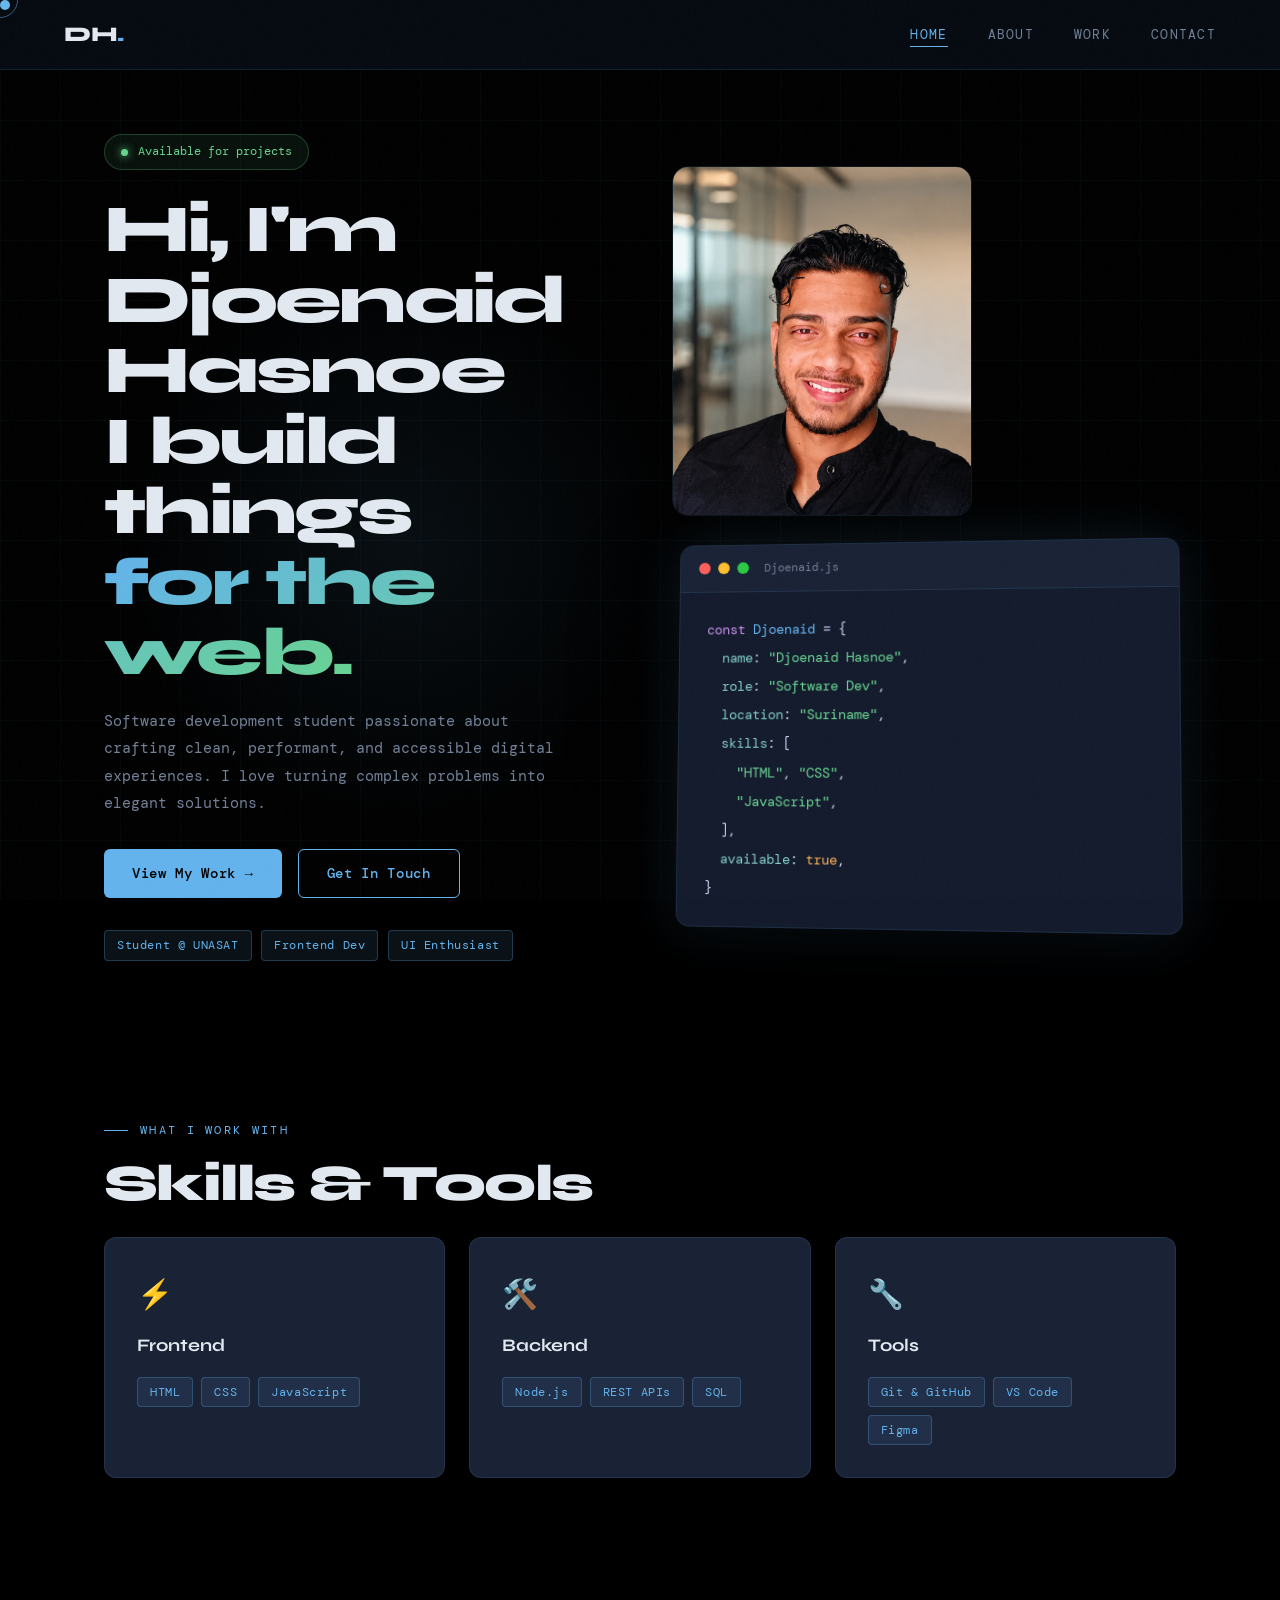
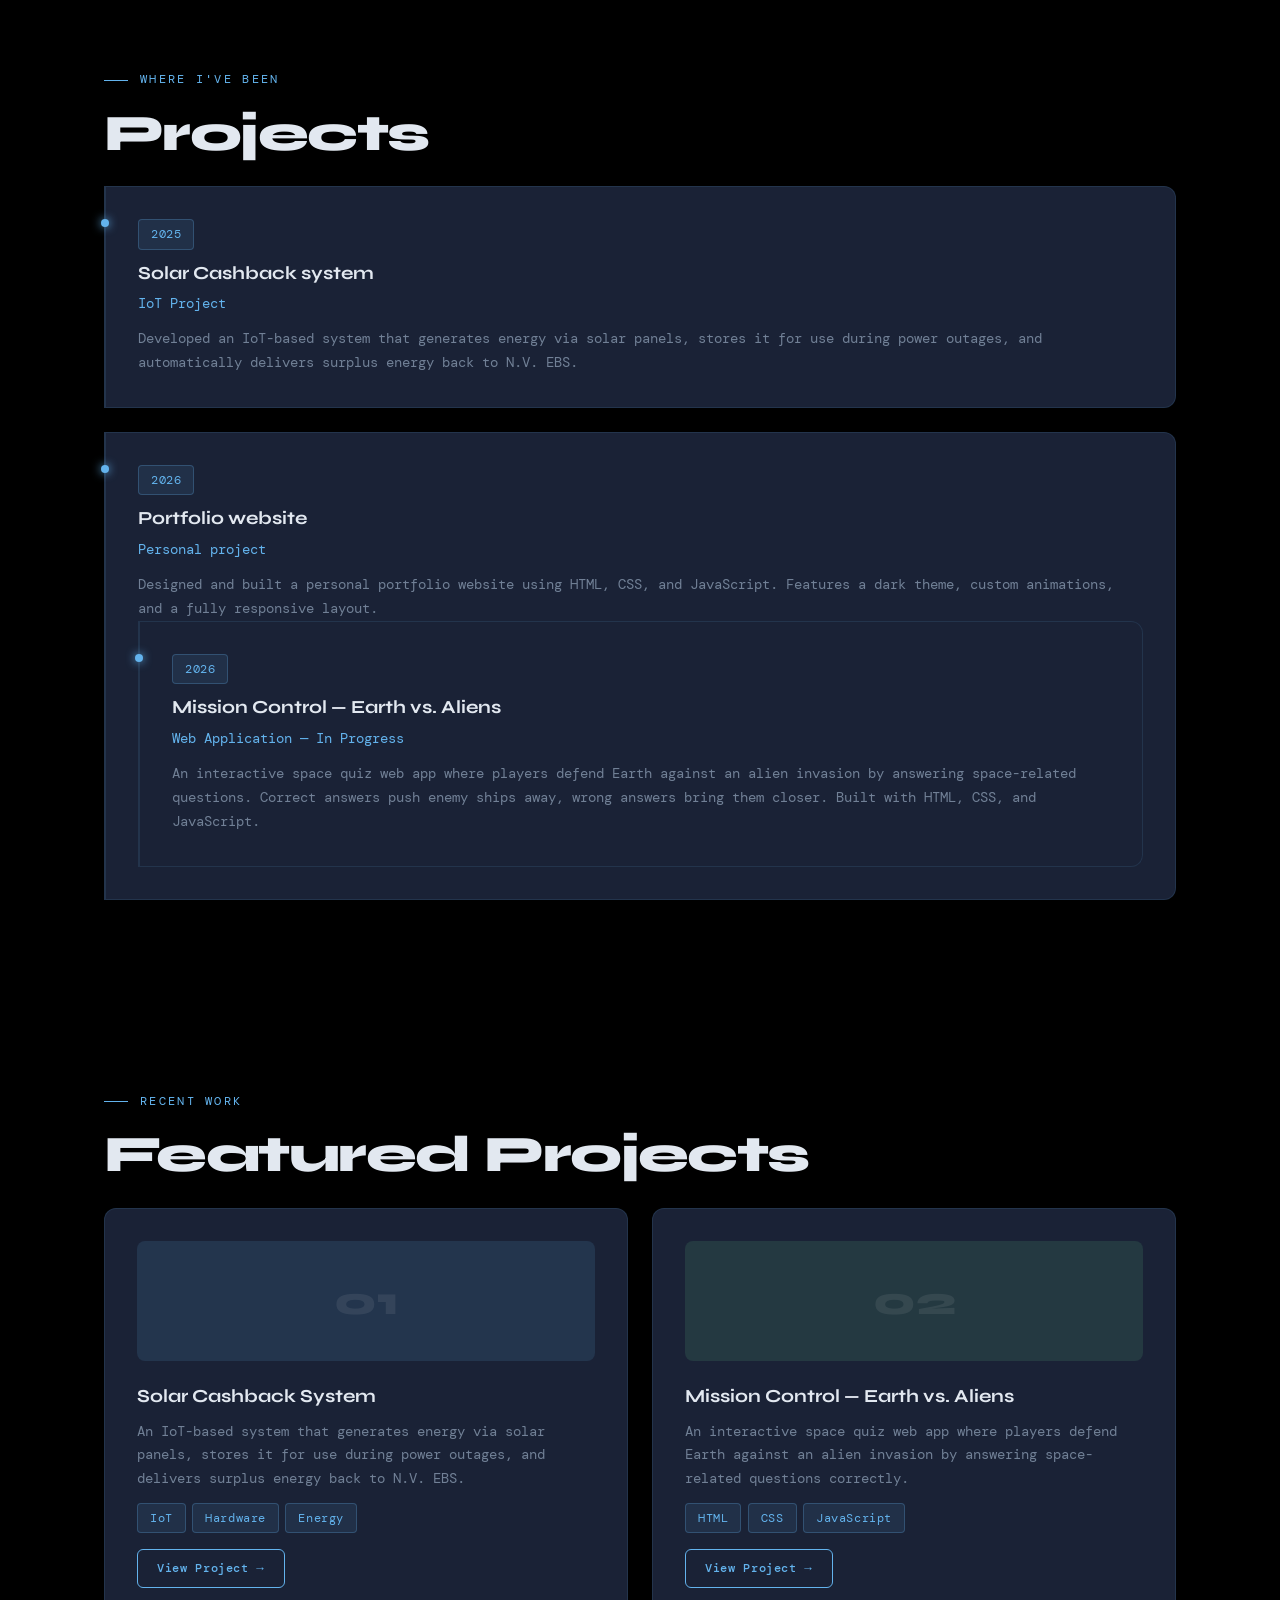
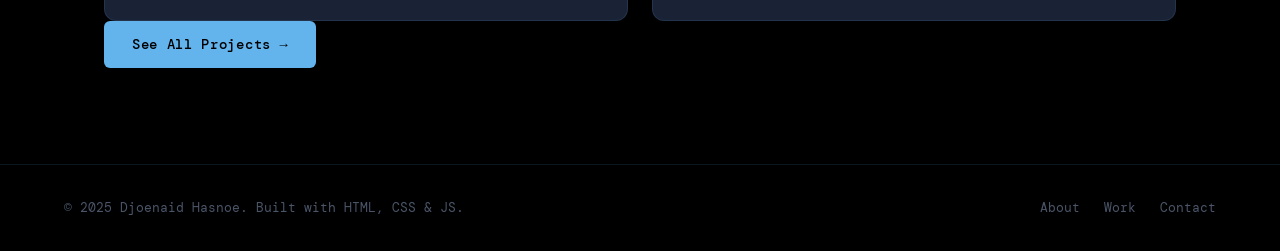
<file: index.html>
<!DOCTYPE html>
<html lang="en">
<head>
  <meta charset="UTF-8" />
  <meta name="viewport" content="width=device-width, initial-scale=1.0" />
  <title>Djoenaid Hasnoe — Portfolio</title>
  <link rel="stylesheet" href="./css/main.css" />
  <link rel="stylesheet" href="./css/index.css" />
</head>
<body>

  <!-- Custom Cursor -->
  <div class="cursor" id="cursor"></div>
  <div class="cursor-ring" id="cursorRing"></div>

  <!-- Navigation -->
  <nav>
    <a href="./index.html" class="nav-logo">DH<span>.</span></a>
    <ul class="nav-links">
      <li><a href="./index.html" class="active">Home</a></li>
      <li><a href="./about.html">About</a></li>
      <li><a href="./work.html">Work</a></li>
      <li><a href="./contact.html">Contact</a></li>
    </ul>
    <button class="hamburger" id="hamburger" aria-label="Toggle menu">
      <span></span><span></span><span></span>
    </button>
  </nav>

  <!-- Mobile Nav -->
  <div class="mobile-nav" id="mobileNav">
    <a href="./index.html" class="active">Home</a>
    <a href="./about.html">About</a>
    <a href="./work.html">Work</a>
    <a href="./contact.html">Contact</a>
  </div>

  <main>

    <!-- Hero -->
    <section class="hero">
      <div class="hero-bg-grid"></div>
      <div class="hero-glow"></div>
      <div class="hero-content">
        <div class="hero-status fade-up delay-1">
          <span class="status-dot"></span>
          <span>Available for projects</span>
        </div>
        <h1 class="hero-title fade-up delay-2">
          Hi, I'm <span class="hero-name">Djoenaid Hasnoe</span><br/>
          I build things<br/>
          <span class="hero-accent">for the web.</span>
        </h1>
        <p class="hero-desc fade-up delay-3">
          Software development student passionate about crafting clean, performant, and accessible digital experiences. I love turning complex problems into elegant solutions.
        </p>
        <div class="hero-actions fade-up delay-4">
          <a href="./work.html" class="btn btn-primary">View My Work →</a>
          <a href="./contact.html" class="btn btn-outline">Get In Touch</a>
        </div>
        <div class="hero-roles fade-up delay-5">
          <span class="tag">Student @ UNASAT</span>
          <span class="tag">Frontend Dev</span>
          <span class="tag">UI Enthusiast</span>
        </div>
      </div>
      <div class="hero-visual fade-up delay-3">
  <img src="./img/profile.png" alt="Djoenaid Hasnoe" class="profile-photo" />
  <div class="code-card">
          <div class="code-card-header">
            <span class="dot red"></span>
            <span class="dot yellow"></span>
            <span class="dot green"></span>
            <span class="code-filename">Djoenaid.js</span>
          </div>
          <pre class="code-body"><code><span class="c-purple">const</span> <span class="c-blue">Djoenaid</span> <span class="c-white">=</span> <span class="c-white">{</span>
  <span class="c-teal">name</span><span class="c-white">:</span> <span class="c-green">"Djoenaid Hasnoe"</span><span class="c-white">,</span>
  <span class="c-teal">role</span><span class="c-white">:</span> <span class="c-green">"Software Dev"</span><span class="c-white">,</span>
  <span class="c-teal">location</span><span class="c-white">:</span> <span class="c-green">"Suriname"</span><span class="c-white">,</span>
  <span class="c-teal">skills</span><span class="c-white">: [</span>
    <span class="c-green">"HTML"</span><span class="c-white">,</span> <span class="c-green">"CSS"</span><span class="c-white">,</span>
    <span class="c-green">"JavaScript"</span><span class="c-white">,</span>
  <span class="c-white">],</span>
  <span class="c-teal">available</span><span class="c-white">:</span> <span class="c-orange">true</span><span class="c-white">,</span>
<span class="c-white">}</span></code></pre>
        </div>
      </div>
    </section>

    <!-- Skills -->
    <section class="section" id="skills">
      <div class="section-label">What I work with</div>
      <h2 class="section-title">Skills & Tools</h2>
      <div class="skills-grid">
        <div class="skill-category card">
          <div class="skill-icon">⚡</div>
          <h3>Frontend</h3>
          <div class="skill-tags">
            <span class="tag">HTML</span>
            <span class="tag">CSS</span>
            <span class="tag">JavaScript</span>
          </div>
        </div>
        <div class="skill-category card">
          <div class="skill-icon">🛠️</div>
          <h3>Backend</h3>
          <div class="skill-tags">
            <span class="tag">Node.js</span>
            <span class="tag">REST APIs</span>
            <span class="tag">SQL</span>
          </div>
        </div>
        <div class="skill-category card">
          <div class="skill-icon">🔧</div>
          <h3>Tools</h3>
          <div class="skill-tags">
            <span class="tag">Git & GitHub</span>
            <span class="tag">VS Code</span>
            <span class="tag">Figma</span>
          </div>
        </div>
      </div>
    </section>

    <!-- Experience -->
    <section class="section" id="experience">
      <div class="section-label">Where I've been</div>
      <h2 class="section-title">Projects</h2>
      <div class="timeline">
        <div class="timeline-item card">
          <div class="timeline-meta">
            <span class="tag">2025</span>
          </div>
          <h3 class="timeline-title">Solar Cashback system</h3>
          <p class="timeline-company">IoT Project</p>
          <p class="timeline-desc">Developed an IoT-based system that generates energy via solar panels, stores it for use during power outages, and automatically delivers surplus energy back to N.V. EBS.</p>
        </div>
        <div class="timeline-item card">
          <div class="timeline-meta">
            <span class="tag">2026</span>
          </div>
          <h3 class="timeline-title">Portfolio website</h3>
          <p class="timeline-company">Personal project</p>
          <p class="timeline-desc">Designed and built a personal portfolio website using HTML, CSS, and JavaScript. Features a dark theme, custom animations, and a fully responsive layout.</p>
        <div class="timeline-item card">
  <div class="timeline-meta">
    <span class="tag">2026</span>
  </div>
  <h3 class="timeline-title">Mission Control — Earth vs. Aliens</h3>
  <p class="timeline-company">Web Application — In Progress</p>
  <p class="timeline-desc">An interactive space quiz web app where players defend Earth against an alien invasion by answering space-related questions. Correct answers push enemy ships away, wrong answers bring them closer. Built with HTML, CSS, and JavaScript.</p>
</div>
        </div>
      </div>
    </section>

    <!-- Recent Projects -->
    <!-- Recent Projects -->
<section class="section" id="projects">
  <div class="section-label">Recent work</div>
  <h2 class="section-title">Featured Projects</h2>
  <div class="projects-grid">
    <div class="project-card card">
      <div class="project-img-placeholder blue">
        <span>01</span>
      </div>
      <div class="project-info">
        <h3>Solar Cashback System</h3>
        <p>An IoT-based system that generates energy via solar panels, stores it for use during power outages, and delivers surplus energy back to N.V. EBS.</p>
        <div class="project-tags">
          <span class="tag">IoT</span>
          <span class="tag">Hardware</span>
          <span class="tag">Energy</span>
        </div>
        <a href="./work.html" class="btn btn-outline project-btn">View Project →</a>
      </div>
    </div>
    <div class="project-card card">
      <div class="project-img-placeholder green">
        <span>02</span>
      </div>
      <div class="project-info">
        <h3>Mission Control — Earth vs. Aliens</h3>
        <p>An interactive space quiz web app where players defend Earth against an alien invasion by answering space-related questions correctly.</p>
        <div class="project-tags">
          <span class="tag">HTML</span>
          <span class="tag">CSS</span>
          <span class="tag">JavaScript</span>
        </div>
        <a href="./work.html" class="btn btn-outline project-btn">View Project →</a>
      </div>
    </div>
  </div>
 <div class="projects-cta">
    <a href="./work.html" class="btn btn-primary">See All Projects →</a>
  </div>
</section>

  </main>

  <!-- Footer -->
  <footer class="footer">
    <div class="footer-inner">
      <p>© 2025 Djoenaid Hasnoe. Built with HTML, CSS & JS.</p>
      <div class="footer-links">
        <a href="./about.html">About</a>
        <a href="./work.html">Work</a>
        <a href="./contact.html">Contact</a>
      </div>
    </div>
  </footer>

  <script src="./js/main.js"></script>
</body>
</html>
</file>
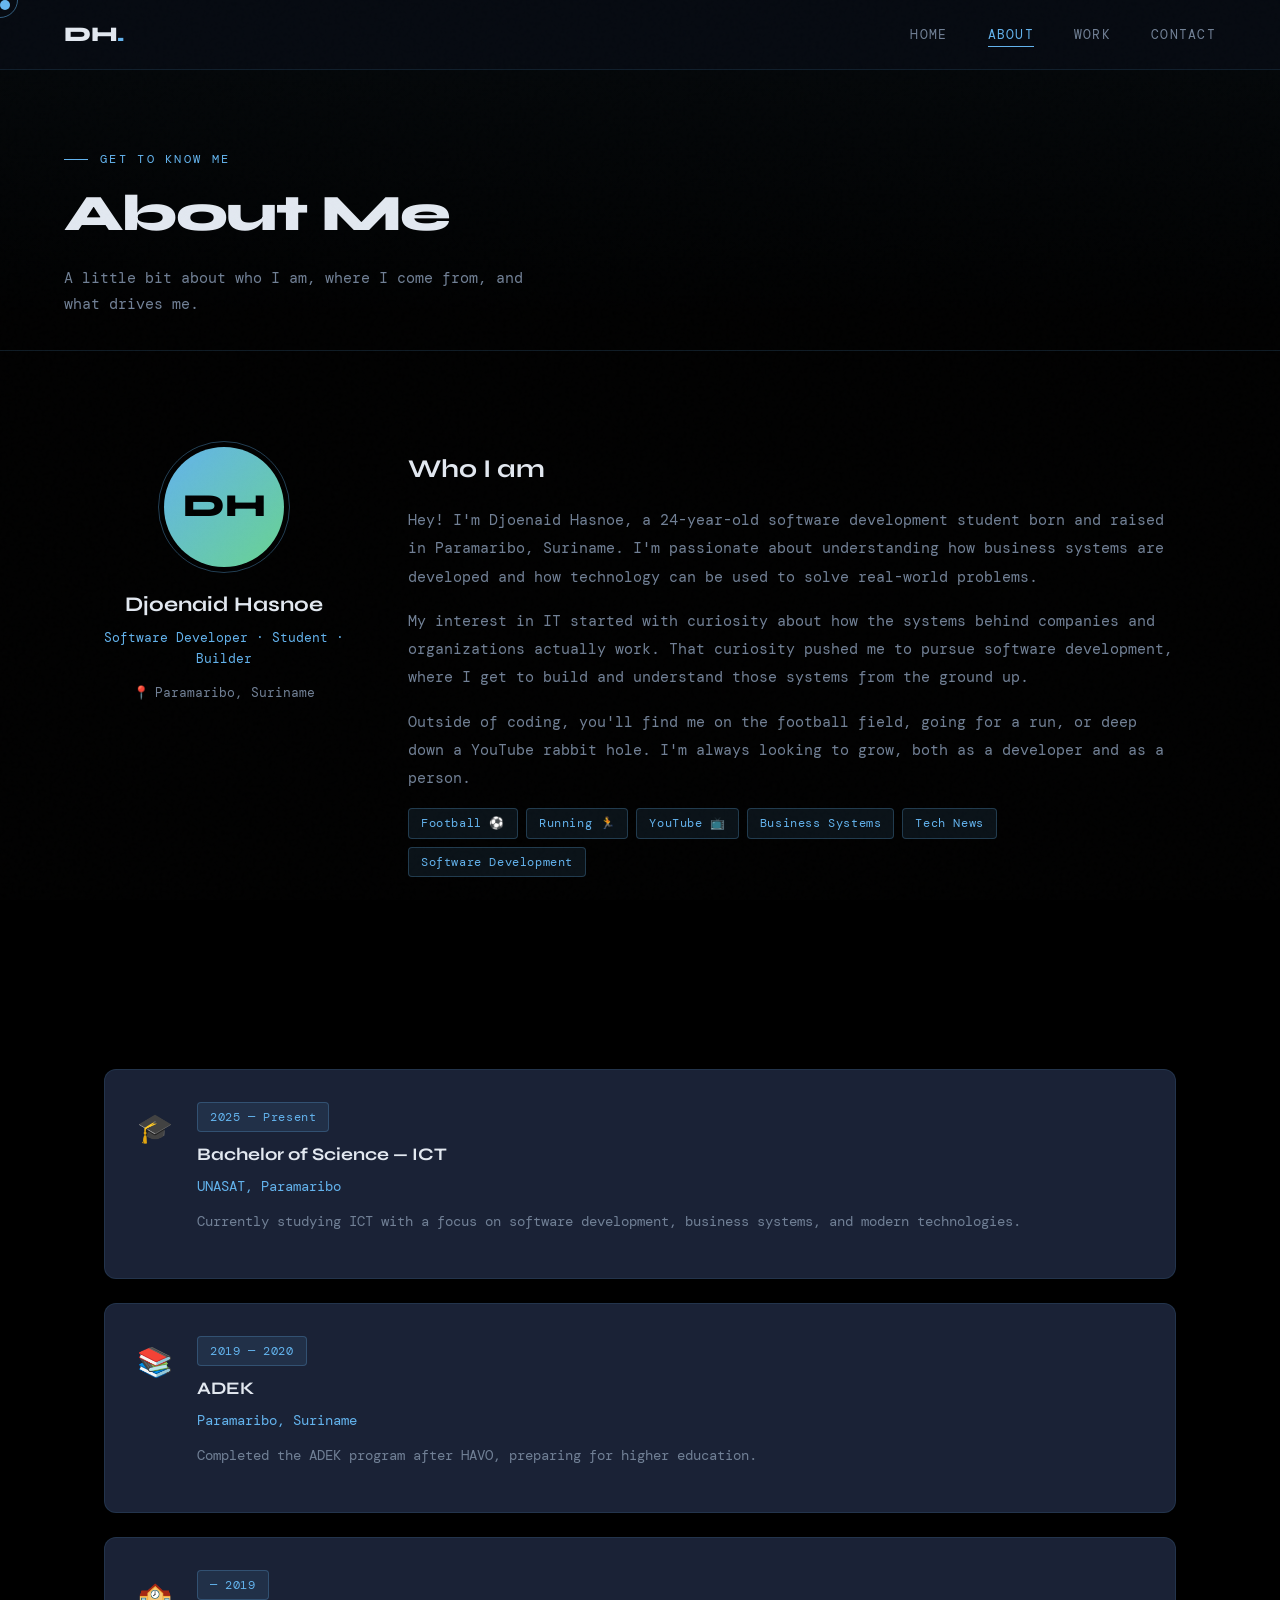
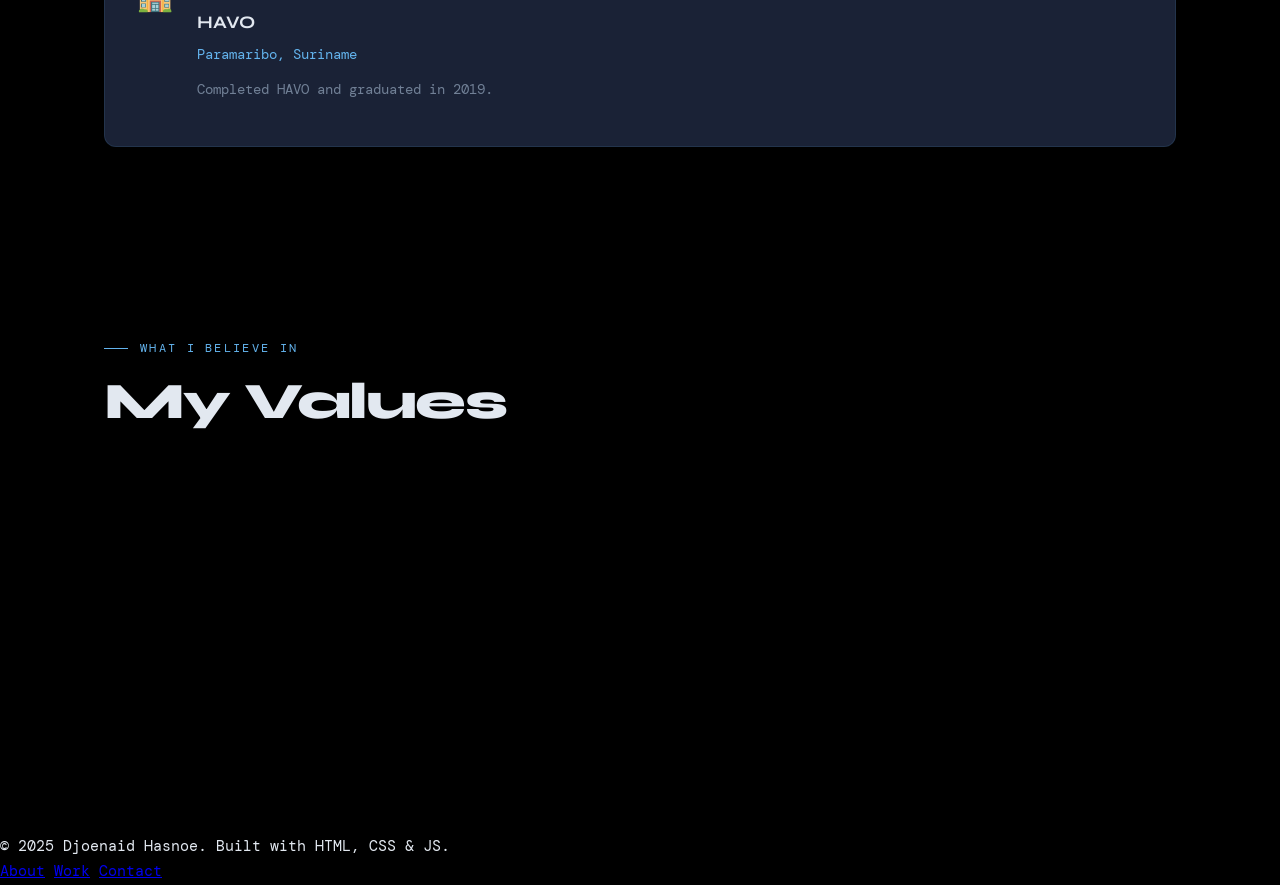
<file: about.html>
<!DOCTYPE html>
<html lang="en">
<head>
  <meta charset="UTF-8" />
  <meta name="viewport" content="width=device-width, initial-scale=1.0" />
  <title>About — Djoenaid Hasnoe</title>
  <link rel="stylesheet" href="./css/main.css" />
  <link rel="stylesheet" href="./css/about.css" />
</head>
<body>

  <div class="cursor" id="cursor"></div>
  <div class="cursor-ring" id="cursorRing"></div>

  <nav>
    <a href="./index.html" class="nav-logo">DH<span>.</span></a>
    <ul class="nav-links">
      <li><a href="./index.html">Home</a></li>
      <li><a href="./about.html" class="active">About</a></li>
      <li><a href="./work.html">Work</a></li>
      <li><a href="./contact.html">Contact</a></li>
    </ul>
    <button class="hamburger" id="hamburger" aria-label="Toggle menu">
      <span></span><span></span><span></span>
    </button>
  </nav>

  <div class="mobile-nav" id="mobileNav">
    <a href="./index.html">Home</a>
    <a href="./about.html" class="active">About</a>
    <a href="./work.html">Work</a>
    <a href="./contact.html">Contact</a>
  </div>

  <main>

    <!-- Page Header -->
    <div class="page-header">
      <div class="page-header-inner">
        <div class="section-label fade-up">Get to know me</div>
<h1 class="section-title fade-up delay-2">About Me</h1>
<p class="page-subtitle fade-up delay-3">
          A little bit about who I am, where I come from, and what drives me.
        </p>
      </div>
    </div>

    <!-- Bio -->
    <section class="section">
      <div class="about-grid">
        <div class="about-text">
          <div class="about-avatar">
            <div class="avatar-placeholder">DH</div>
            <div class="avatar-ring"></div>
          </div>
          <h2 class="about-name">Djoenaid Hasnoe</h2>
          <p class="about-tagline">Software Developer · Student · Builder</p>
          <div class="about-location">
            <span>📍</span> Paramaribo, Suriname
          </div>
        </div>

        <div class="about-content">
          <h2 class="about-heading">Who I am</h2>
          <p>
            Hey! I'm Djoenaid Hasnoe, a 24-year-old software development student born and raised in Paramaribo, Suriname. I'm passionate about understanding how business systems are developed and how technology can be used to solve real-world problems.
          </p>
          <p>
            My interest in IT started with curiosity about how the systems behind companies and organizations actually work. That curiosity pushed me to pursue software development, where I get to build and understand those systems from the ground up.
          </p>
          <p>
            Outside of coding, you'll find me on the football field, going for a run, or deep down a YouTube rabbit hole. I'm always looking to grow, both as a developer and as a person.
          </p>

          <div class="interest-tags">
  <span class="tag">Football ⚽</span>
  <span class="tag">Running 🏃</span>
  <span class="tag">YouTube 📺</span>
  <span class="tag">Business Systems</span>
  <span class="tag">Tech News</span>
  <span class="tag">Software Development</span>
</div>
          </div>
        </div>
      </div>
    </section>

    <!-- Education -->
    <section class="section">
      <div class="edu-list">

  <div class="edu-card card">
    <div class="edu-icon">🎓</div>
    <div class="edu-info">
      <div class="edu-meta">
        <span class="tag">2025 — Present</span>
      </div>
      <h3>Bachelor of Science — ICT</h3>
      <p class="edu-school">UNASAT, Paramaribo</p>
      <p class="edu-desc">
        Currently studying ICT with a focus on software development, business systems, and modern technologies.
      </p>
    </div>
  </div>

  <div class="edu-card card">
    <div class="edu-icon">📚</div>
    <div class="edu-info">
      <div class="edu-meta">
        <span class="tag">2019 — 2020</span>
      </div>
      <h3>ADEK</h3>
      <p class="edu-school">Paramaribo, Suriname</p>
      <p class="edu-desc">
        Completed the ADEK program after HAVO, preparing for higher education.
      </p>
    </div>
  </div>

  <div class="edu-card card">
    <div class="edu-icon">🏫</div>
    <div class="edu-info">
      <div class="edu-meta">
        <span class="tag">— 2019</span>
      </div>
      <h3>HAVO</h3>
      <p class="edu-school">Paramaribo, Suriname</p>
      <p class="edu-desc">
        Completed HAVO and graduated in 2019.
      </p>
    </div>
  </div>

</div>
        </div>

      </div>
    </section>

    <!-- Values -->
    <section class="section">
      <div class="section-label">What I believe in</div>
      <h2 class="section-title">My Values</h2>
      <div class="values-grid">
        <div class="value-card card">
          <div class="value-num">01</div>
          <h3>Clean Code</h3>
          <p>I write code that others can read, maintain, and build on. Clarity over cleverness.</p>
        </div>
        <div class="value-card card">
          <div class="value-num">02</div>
          <h3>Continuous Learning</h3>
          <p>Tech evolves fast. I dedicate time every week to learning something new and staying sharp.</p>
        </div>
        <div class="value-card card">
          <div class="value-num">03</div>
          <h3>User First</h3>
          <p>Every design decision should serve the user. I keep real people in mind throughout the build.</p>
        </div>
        <div class="value-card card">
          <div class="value-num">04</div>
          <h3>Ship & Iterate</h3>
          <p>Perfect is the enemy of good. I build, ship, and improve based on real feedback.</p>
        </div>
      </div>
    </section>

  </main>

  <footer class="footer">
    <div class="footer-inner">
      <p>© 2025 Djoenaid Hasnoe. Built with HTML, CSS & JS.</p>
      <div class="footer-links">
        <a href="./about.html">About</a>
        <a href="./work.html">Work</a>
        <a href="./contact.html">Contact</a>
      </div>
    </div>
  </footer>

  <script src="./js/main.js"></script>
</body>
</html>
</file>
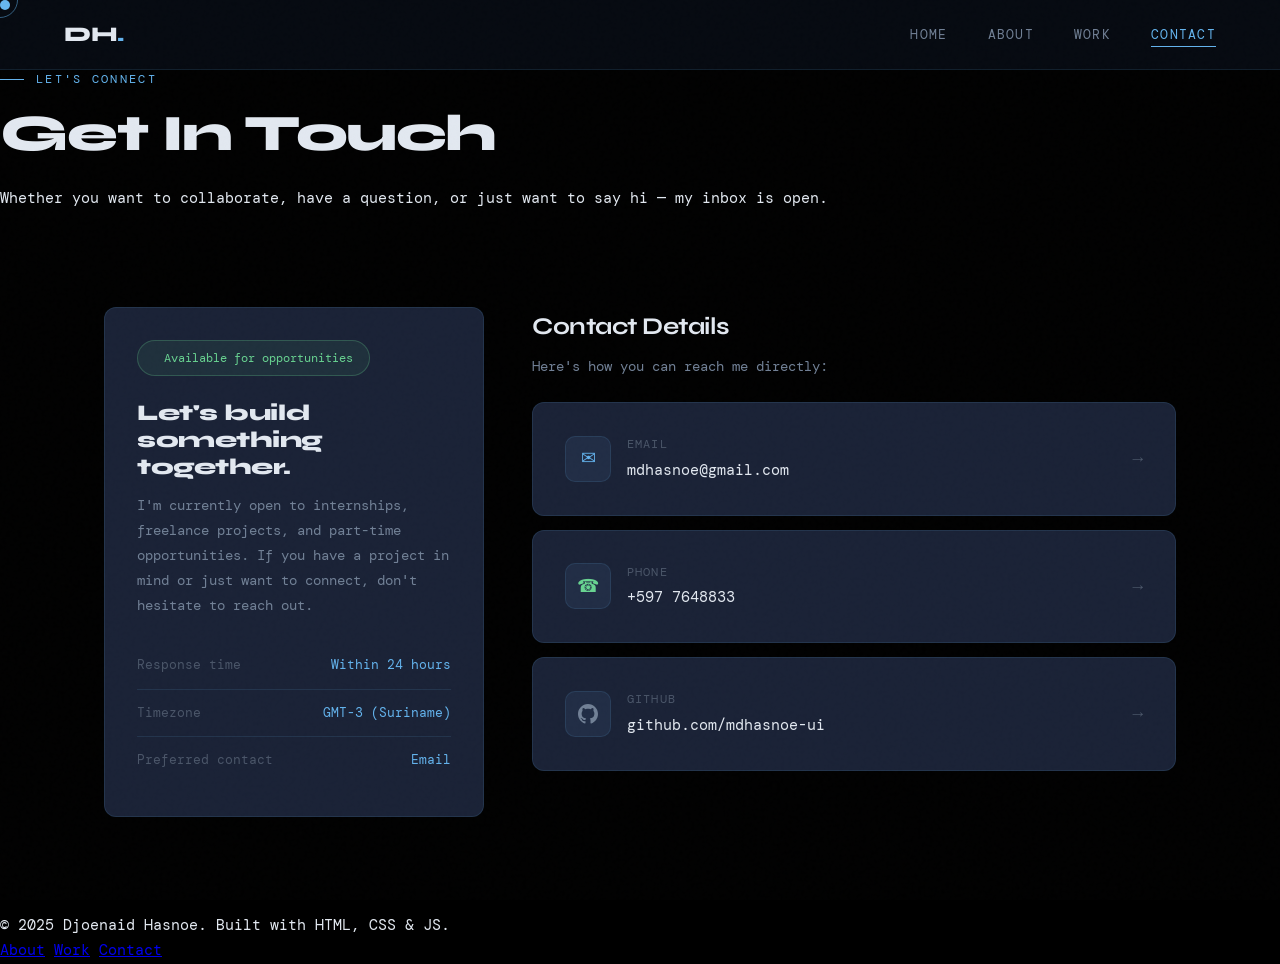
<file: contact.html>
<!DOCTYPE html>
<html lang="en">
<head>
  <meta charset="UTF-8" />
  <meta name="viewport" content="width=device-width, initial-scale=1.0" />
  <title>Contact — Djoenaid Hasnoe</title>
  <link rel="stylesheet" href="./css/main.css" />
  <link rel="stylesheet" href="./css/contact.css" />
</head>
<body>

  <div class="cursor" id="cursor"></div>
  <div class="cursor-ring" id="cursorRing"></div>

  <nav>
    <a href="./index.html" class="nav-logo">DH<span>.</span></a>
    <ul class="nav-links">
      <li><a href="./index.html">Home</a></li>
      <li><a href="./about.html">About</a></li>
      <li><a href="./work.html">Work</a></li>
      <li><a href="./contact.html" class="active">Contact</a></li>
    </ul>
    <button class="hamburger" id="hamburger" aria-label="Toggle menu">
      <span></span><span></span><span></span>
    </button>
  </nav>

  <div class="mobile-nav" id="mobileNav">
    <a href="./index.html">Home</a>
    <a href="./about.html">About</a>
    <a href="./work.html">Work</a>
    <a href="./contact.html" class="active">Contact</a>
  </div>

  <main>

    <!-- Page Header -->
    <div class="page-header">
      <div class="page-header-inner">
        <div class="section-label fade-up">Let's connect</div>
<h1 class="section-title fade-up delay-2">Get In Touch</h1>
<p class="page-subtitle fade-up delay-3">
          Whether you want to collaborate, have a question, or just want to say hi — my inbox is open.
        </p>
      </div>
    </div>

    <!-- Contact Content -->
    <section class="section">
      <div class="contact-grid">

        <!-- Left: availability + info -->
        <div class="contact-left">
          <div class="avail-box card">
            <div class="avail-indicator">
              <span class="status-dot"></span>
              <span>Available for opportunities</span>
            </div>
            <h2 class="avail-title">Let's build something together.</h2>
            <p class="avail-desc">
              I'm currently open to internships, freelance projects, and part-time opportunities. If you have a project in mind or just want to connect, don't hesitate to reach out.
            </p>
            <div class="avail-detail">
              <span class="avail-label">Response time</span>
              <span class="avail-value">Within 24 hours</span>
            </div>
            <div class="avail-detail">
              <span class="avail-label">Timezone</span>
              <span class="avail-value">GMT-3 (Suriname)</span>
            </div>
            <div class="avail-detail">
              <span class="avail-label">Preferred contact</span>
              <span class="avail-value">Email</span>
            </div>
          </div>
        </div>

        <!-- Right: contact cards -->
        <div class="contact-right">
          <h2 class="contact-section-heading">Contact Details</h2>
          <p class="contact-intro">Here's how you can reach me directly:</p>

          <div class="contact-cards">

            <a href="mailto:mdhasnoe@gmail.com" class="contact-card card">
              <div class="contact-icon email-icon">✉</div>
              <div class="contact-info">
                <span class="contact-label">Email</span>
                <span class="contact-value">mdhasnoe@gmail.com</span>
              </div>
              <span class="contact-arrow">→</span>
            </a>

            <a href="tel:+5977648833" class="contact-card card">
              <div class="contact-icon phone-icon">☎</div>
              <div class="contact-info">
                <span class="contact-label">Phone</span>
                <span class="contact-value">+597 7648833</span>
              </div>
              <span class="contact-arrow">→</span>
            </a>

            <a href="https://github.com/mdhasnoe-ui" target="_blank" class="contact-card card">
              <div class="contact-icon github-icon">
                <svg width="20" height="20" viewBox="0 0 24 24" fill="currentColor"><path d="M12 0c-6.626 0-12 5.373-12 12 0 5.302 3.438 9.8 8.207 11.387.599.111.793-.261.793-.577v-2.234c-3.338.726-4.033-1.416-4.033-1.416-.546-1.387-1.333-1.756-1.333-1.756-1.089-.745.083-.729.083-.729 1.205.084 1.839 1.237 1.839 1.237 1.07 1.834 2.807 1.304 3.492.997.107-.775.418-1.305.762-1.604-2.665-.305-5.467-1.334-5.467-5.931 0-1.311.469-2.381 1.236-3.221-.124-.303-.535-1.524.117-3.176 0 0 1.008-.322 3.301 1.23.957-.266 1.983-.399 3.003-.404 1.02.005 2.047.138 3.006.404 2.291-1.552 3.297-1.23 3.297-1.23.653 1.653.242 2.874.118 3.176.77.84 1.235 1.911 1.235 3.221 0 4.609-2.807 5.624-5.479 5.921.43.372.823 1.102.823 2.222v3.293c0 .319.192.694.801.576 4.765-1.589 8.199-6.086 8.199-11.386 0-6.627-5.373-12-12-12z"/></svg>
              </div>
              <div class="contact-info">
                <span class="contact-label">GitHub</span>
                <span class="contact-value">github.com/mdhasnoe-ui</span>
              </div>
              <span class="contact-arrow">→</span>
            </a>

          </div>
        </div>

      </div>
    </section>

  </main>

  <footer class="footer">
    <div class="footer-inner">
      <p>© 2025 Djoenaid Hasnoe. Built with HTML, CSS & JS.</p>
      <div class="footer-links">
        <a href="./about.html">About</a>
        <a href="./work.html">Work</a>
        <a href="./contact.html">Contact</a>
      </div>
    </div>
  </footer>

  <script src="./js/main.js"></script>
</body>
</html>
</file>
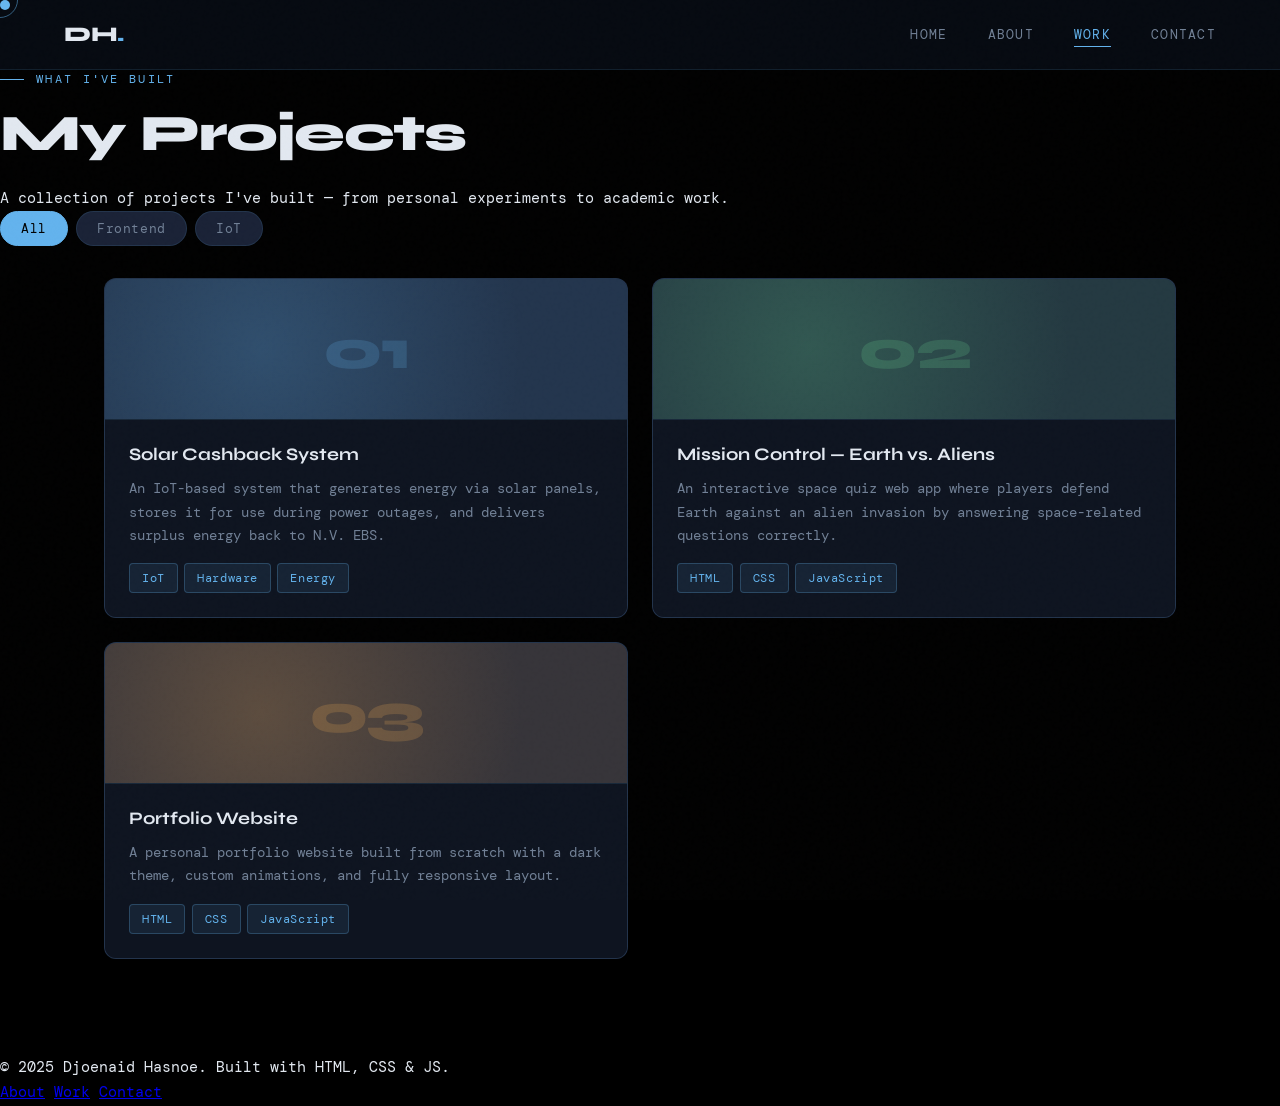
<file: work.html>
<!DOCTYPE html>
<html lang="en">
<head>
  <meta charset="UTF-8" />
  <meta name="viewport" content="width=device-width, initial-scale=1.0" />
  <title>Work — Djoenaid Hasnoe</title>
  <link rel="stylesheet" href="./css/main.css" />
  <link rel="stylesheet" href="./css/work.css" />
</head>
<body>

  <div class="cursor" id="cursor"></div>
  <div class="cursor-ring" id="cursorRing"></div>

  <nav>
    <a href="./index.html" class="nav-logo">DH<span>.</span></a>
    <ul class="nav-links">
      <li><a href="./index.html">Home</a></li>
      <li><a href="./about.html">About</a></li>
      <li><a href="./work.html" class="active">Work</a></li>
      <li><a href="./contact.html">Contact</a></li>
    </ul>
    <button class="hamburger" id="hamburger" aria-label="Toggle menu">
      <span></span><span></span><span></span>
    </button>
  </nav>

  <div class="mobile-nav" id="mobileNav">
    <a href="./index.html">Home</a>
    <a href="./about.html">About</a>
    <a href="./work.html" class="active">Work</a>
    <a href="./contact.html">Contact</a>
  </div>

  <main>

    <!-- Page Header -->
    <div class="page-header">
      <div class="page-header-inner">
        <div class="section-label fade-up">What I've built</div>
<h1 class="section-title fade-up delay-2">My Projects</h1>
<p class="page-subtitle fade-up delay-3">
          A collection of projects I've built — from personal experiments to academic work.
        </p>
      </div>
    </div>

    <!-- Filter Tabs -->
   <div class="filter-tabs" id="filterTabs">
  <button class="filter-btn active" data-filter="all">All</button>
  <button class="filter-btn" data-filter="frontend">Frontend</button>
  <button class="filter-btn" data-filter="iot">IoT</button>
</div>
    </div>

    <!-- Projects Grid -->
    <section class="section work-section">
      <div class="work-grid" id="workGrid">

  <!-- Project 1 -->
<div class="work-card card" data-category="iot">
  <div class="work-img blue">
    <div class="work-img-num">01</div>
  </div>
  <div class="work-body">
    <div class="work-header">
      <h2 class="work-title">Solar Cashback System</h2>
    </div>
    <p class="work-desc">
      An IoT-based system that generates energy via solar panels, stores it for use during power outages, and delivers surplus energy back to N.V. EBS.
    </p>
    <div class="work-tech">
      <span class="tag">IoT</span>
      <span class="tag">Hardware</span>
      <span class="tag">Energy</span>
    </div>
  </div>
</div>

<!-- Project 2 -->
<div class="work-card card" data-category="frontend">
  <div class="work-img green">
    <div class="work-img-num">02</div>
  </div>
  <div class="work-body">
    <div class="work-header">
      <h2 class="work-title">Mission Control — Earth vs. Aliens</h2>
    </div>
    <p class="work-desc">
      An interactive space quiz web app where players defend Earth against an alien invasion by answering space-related questions correctly.
    </p>
    <div class="work-tech">
      <span class="tag">HTML</span>
      <span class="tag">CSS</span>
      <span class="tag">JavaScript</span>
    </div>
  </div>
</div>

<!-- Project 3 -->
<div class="work-card card" data-category="frontend">
  <div class="work-img orange">
    <div class="work-img-num">03</div>
  </div>
  <div class="work-body">
    <div class="work-header">
      <h2 class="work-title">Portfolio Website</h2>
    </div>
    <p class="work-desc">
      A personal portfolio website built from scratch with a dark theme, custom animations, and fully responsive layout.
    </p>
    <div class="work-tech">
      <span class="tag">HTML</span>
      <span class="tag">CSS</span>
      <span class="tag">JavaScript</span>
    </div>
  </div>
</div>

</div>

      </div>
    </section>

  </main>

  <footer class="footer">
    <div class="footer-inner">
      <p>© 2025 Djoenaid Hasnoe. Built with HTML, CSS & JS.</p>
      <div class="footer-links">
        <a href="./about.html">About</a>
        <a href="./work.html">Work</a>
        <a href="./contact.html">Contact</a>
      </div>
    </div>
  </footer>

  <script src="./js/main.js"></script>
  <script src="./js/work.js"></script>
</body>
</html>
</file>
<file: css/main.css>
@import url('https://fonts.googleapis.com/css2?family=Syne:wght@400;600;700;800&family=DM+Mono:wght@300;400;500&display=swap');

:root {
  --bg: #000000;
  --bg-2: #0e1420;
  --bg-3: #141b2d;
  --surface: #1a2236;
  --surface-2: #212d45;
  --border: rgba(99, 179, 237, 0.12);
  --accent: #63b3ed;
  --accent-2: #68d391;
  --accent-3: #f6ad55;
  --text: #e2e8f0;
  --text-muted: #718096;
  --text-dim: #4a5568;
  --glow: rgba(99, 179, 237, 0.15);
  --glow-strong: rgba(99, 179, 237, 0.3);
  --font-display: 'Syne', sans-serif;
  --font-mono: 'DM Mono', monospace;
}

*, *::before, *::after {
  box-sizing: border-box;
  margin: 0;
  padding: 0;
}

html {
  scroll-behavior: smooth;
}

body {
  background: var(--bg);
  color: var(--text);
  font-family: var(--font-mono);
  font-size: 15px;
  line-height: 1.7;
  overflow-x: hidden;
  cursor: none;
}

/* Custom Cursor */
.cursor {
  position: fixed;
  width: 10px;
  height: 10px;
  background: var(--accent);
  border-radius: 50%;
  pointer-events: none;
  z-index: 9999;
  transition: transform 0.1s ease;
  mix-blend-mode: screen;
}

.cursor-ring {
  position: fixed;
  width: 36px;
  height: 36px;
  border: 1.5px solid var(--accent);
  border-radius: 50%;
  pointer-events: none;
  z-index: 9998;
  transition: transform 0.15s ease, width 0.2s, height 0.2s, opacity 0.2s;
  opacity: 0.5;
}

.cursor-ring.hover {
  width: 56px;
  height: 56px;
  opacity: 0.8;
}

/* Noise Overlay */
body::before {
  content: '';
  position: fixed;
  inset: 0;
  background-image: url("data:image/svg+xml,%3Csvg viewBox='0 0 256 256' xmlns='http://www.w3.org/2000/svg'%3E%3Cfilter id='noise'%3E%3CfeTurbulence type='fractalNoise' baseFrequency='0.9' numOctaves='4' stitchTiles='stitch'/%3E%3C/filter%3E%3Crect width='100%25' height='100%25' filter='url(%23noise)' opacity='0.04'/%3E%3C/svg%3E");
  pointer-events: none;
  z-index: 1000;
  opacity: 0.4;
}

/* Navigation */
nav {
  position: fixed;
  top: 0;
  left: 0;
  right: 0;
  z-index: 500;
  padding: 0 5vw;
  height: 70px;
  display: flex;
  align-items: center;
  justify-content: space-between;
  background: rgba(8, 12, 20, 0.85);
  backdrop-filter: blur(20px);
  border-bottom: 1px solid var(--border);
}

.nav-logo {
  font-family: var(--font-display);
  font-weight: 800;
  font-size: 1.3rem;
  color: var(--text);
  text-decoration: none;
  letter-spacing: -0.02em;
}

.nav-logo span {
  color: var(--accent);
}

.nav-links {
  display: flex;
  gap: 2.5rem;
  list-style: none;
}

.nav-links a {
  color: var(--text-muted);
  text-decoration: none;
  font-size: 0.8rem;
  letter-spacing: 0.1em;
  text-transform: uppercase;
  transition: color 0.2s;
  position: relative;
}

.nav-links a::after {
  content: '';
  position: absolute;
  bottom: -4px;
  left: 0;
  width: 0;
  height: 1px;
  background: var(--accent);
  transition: width 0.3s ease;
}

.nav-links a:hover,
.nav-links a.active {
  color: var(--accent);
}

.nav-links a:hover::after,
.nav-links a.active::after {
  width: 100%;
}

/* Hamburger */
.hamburger {
  display: none;
  flex-direction: column;
  gap: 5px;
  cursor: pointer;
  background: none;
  border: none;
  padding: 4px;
}

.hamburger span {
  display: block;
  width: 24px;
  height: 2px;
  background: var(--text);
  transition: all 0.3s ease;
}

/* Mobile Nav */
.mobile-nav {
  display: none;
  position: fixed;
  inset: 70px 0 0 0;
  background: rgba(8, 12, 20, 0.97);
  backdrop-filter: blur(20px);
  z-index: 499;
  flex-direction: column;
  align-items: center;
  justify-content: center;
  gap: 2.5rem;
}

.mobile-nav.open {
  display: flex;
}

.mobile-nav a {
  font-family: var(--font-display);
  font-size: 2rem;
  font-weight: 700;
  color: var(--text-muted);
  text-decoration: none;
  transition: color 0.2s;
}

.mobile-nav a:hover,
.mobile-nav a.active {
  color: var(--accent);
}

/* Page Wrapper */
main {
  padding-top: 70px;
  min-height: 100vh;
}

/* Section */
.section {
  padding: 6rem 5vw;
  max-width: 1200px;
  margin: 0 auto;
}

.section-label {
  font-size: 0.72rem;
  letter-spacing: 0.2em;
  text-transform: uppercase;
  color: var(--accent);
  margin-bottom: 1rem;
  display: flex;
  align-items: center;
  gap: 0.75rem;
}

.section-label::before {
  content: '';
  display: inline-block;
  width: 24px;
  height: 1px;
  background: var(--accent);
}

.section-title {
  font-family: var(--font-display);
  font-size: clamp(2rem, 4vw, 3.2rem);
  font-weight: 800;
  line-height: 1.1;
  letter-spacing: -0.03em;
  color: var(--text);
  margin-bottom: 1.5rem;
}

/* Cards */
.card {
  background: var(--surface);
  border: 1px solid var(--border);
  border-radius: 12px;
  padding: 2rem;
  transition: border-color 0.3s, transform 0.3s, box-shadow 0.3s;
}

.card:hover {
  border-color: rgba(99, 179, 237, 0.35);
  transform: translateY(-4px);
  box-shadow: 0 20px 60px rgba(0,0,0,0.4), 0 0 30px var(--glow);
}

/* Buttons */
.btn {
  display: inline-flex;
  align-items: center;
  gap: 0.5rem;
  padding: 0.75rem 1.75rem;
  border-radius: 6px;
  font-family: var(--font-mono);
  font-size: 0.85rem;
  font-weight: 500;
  text-decoration: none;
  cursor: pointer;
  transition: all 0.2s ease;
  border: none;
  letter-spacing: 0.05em;
}

.btn-primary {
  background: var(--accent);
  color: var(--bg);
}

.btn-primary:hover {
  background: #90cdf4;
  box-shadow: 0 0 30px var(--glow-strong);
  transform: translateY(-2px);
}

.btn-outline {
  background: transparent;
  color: var(--accent);
  border: 1px solid var(--accent);
}

.btn-outline:hover {
  background: var(--glow);
  box-shadow: 0 0 20px var(--glow);
  transform: translateY(-2px);
}

/* Tag / Badge */
.tag {
  display: inline-block;
  padding: 0.25rem 0.75rem;
  background: rgba(99, 179, 237, 0.1);
  border: 1px solid rgba(99, 179, 237, 0.25);
  border-radius: 4px;
  font-size: 0.75rem;
  color: var(--accent);
  letter-spacing: 0.05em;
}

/* Divider */
.divider {
  border: none;
  border-top: 1px solid var(--border);
  margin: 2rem 0;
}

/* Fade in animation */
@keyframes fadeUp {
  from {
    opacity: 0;
    transform: translateY(30px);
  }
  to {
    opacity: 1;
    transform: translateY(0);
  }
}

@keyframes fadeIn {
  from { opacity: 0; }
  to { opacity: 1; }
}

@keyframes glowPulse {
  0%, 100% { opacity: 0.5; }
  50% { opacity: 1; }
}

.fade-up {
  opacity: 0;
  animation: fadeUp 0.7s ease forwards;
}

.delay-1 { animation-delay: 0.1s; }
.delay-2 { animation-delay: 0.25s; }
.delay-3 { animation-delay: 0.4s; }
.delay-4 { animation-delay: 0.55s; }
.delay-5 { animation-delay: 0.7s; }

/* Responsive */
@media (max-width: 768px) {
  .nav-links { display: none; }
  .hamburger { display: flex; }

  .section {
    padding: 4rem 6vw;
  }
}
</file>
<file: css/index.css>
/* ===== HERO ===== */
.hero {
  min-height: calc(100vh - 70px);
  display: grid;
  grid-template-columns: 1fr 1fr;
  align-items: center;
  gap: 4rem;
  padding: 4rem 5vw;
  max-width: 1200px;
  margin: 0 auto;
  position: relative;
}

.hero-bg-grid {
  position: fixed;
  inset: 0;
  background-image:
    linear-gradient(rgba(99, 179, 237, 0.04) 1px, transparent 1px),
    linear-gradient(90deg, rgba(99, 179, 237, 0.04) 1px, transparent 1px);
  background-size: 60px 60px;
  pointer-events: none;
  z-index: -1;
}

.hero-glow {
  position: absolute;
  width: 600px;
  height: 600px;
  background: radial-gradient(circle, rgba(99, 179, 237, 0.08) 0%, transparent 70%);
  top: 50%;
  left: 30%;
  transform: translate(-50%, -50%);
  pointer-events: none;
  animation: glowPulse 4s ease-in-out infinite;
}

.hero-status {
  display: inline-flex;
  align-items: center;
  gap: 0.6rem;
  padding: 0.4rem 1rem;
  background: rgba(104, 211, 145, 0.08);
  border: 1px solid rgba(104, 211, 145, 0.25);
  border-radius: 100px;
  font-size: 0.78rem;
  color: var(--accent-2);
  margin-bottom: 1.5rem;
  width: fit-content;
}

.status-dot {
  width: 7px;
  height: 7px;
  background: var(--accent-2);
  border-radius: 50%;
  animation: glowPulse 2s infinite;
  box-shadow: 0 0 8px var(--accent-2);
}

.hero-title {
  font-family: var(--font-display);
  font-size: clamp(2.4rem, 5.5vw, 4.2rem);
  font-weight: 800;
  line-height: 1.05;
  letter-spacing: -0.04em;
  color: var(--text);
  margin-bottom: 1.25rem;
}

.hero-name {
  color: var(--text);
}

.hero-accent {
  background: linear-gradient(135deg, var(--accent), var(--accent-2));
  -webkit-background-clip: text;
  -webkit-text-fill-color: transparent;
  background-clip: text;
}

.hero-desc {
  font-size: 0.95rem;
  color: var(--text-muted);
  max-width: 480px;
  margin-bottom: 2rem;
  line-height: 1.8;
}

.hero-actions {
  display: flex;
  gap: 1rem;
  flex-wrap: wrap;
  margin-bottom: 2rem;
}

.hero-roles {
  display: flex;
  gap: 0.6rem;
  flex-wrap: wrap;
}

/* Code card */
.code-card {
  background: var(--bg-3);
  border: 1px solid var(--border);
  border-radius: 14px;
  overflow: hidden;
  box-shadow: 0 40px 100px rgba(0,0,0,0.5), 0 0 60px var(--glow);
  transform: perspective(800px) rotateY(-4deg) rotateX(2deg);
  transition: transform 0.4s ease;
}

.code-card:hover {
  transform: perspective(800px) rotateY(0deg) rotateX(0deg);
}

.code-card-header {
  background: var(--surface);
  padding: 0.8rem 1.2rem;
  display: flex;
  align-items: center;
  gap: 0.5rem;
  border-bottom: 1px solid var(--border);
}

.dot {
  width: 12px;
  height: 12px;
  border-radius: 50%;
}

.dot.red { background: #fc6058; }
.dot.yellow { background: #fec02f; }
.dot.green { background: #2aca44; }

.code-filename {
  font-size: 0.78rem;
  color: var(--text-muted);
  margin-left: 0.5rem;
}

.code-body {
  padding: 1.5rem 1.75rem;
  font-size: 0.88rem;
  line-height: 2;
  overflow: hidden;
}

.code-body code {
  font-family: var(--font-mono);
}

.c-purple { color: #c792ea; }
.c-blue   { color: var(--accent); }
.c-green  { color: var(--accent-2); }
.c-teal   { color: #80cbc4; }
.c-orange { color: var(--accent-3); }
.c-white  { color: #cdd6f4; }

/* ===== SKILLS ===== */
.skills-grid {
  display: grid;
  grid-template-columns: repeat(3, 1fr);
  gap: 1.5rem;
}

.skill-category h3 {
  font-family: var(--font-display);
  font-size: 1.1rem;
  font-weight: 700;
  margin-bottom: 1rem;
}

.skill-icon {
  font-size: 1.8rem;
  margin-bottom: 0.75rem;
}

.skill-tags {
  display: flex;
  flex-wrap: wrap;
  gap: 0.5rem;
}

/* ===== TIMELINE ===== */
.timeline {
  display: flex;
  flex-direction: column;
  gap: 1.5rem;
}

.timeline-item {
  position: relative;
  padding-left: 2rem;
  border-left: 2px solid var(--border);
  border-radius: 0 12px 12px 0;
  border-top: 1px solid var(--border);
  border-bottom: 1px solid var(--border);
  border-right: 1px solid var(--border);
}

.timeline-item::before {
  content: '';
  position: absolute;
  left: -5px;
  top: 2rem;
  width: 8px;
  height: 8px;
  background: var(--accent);
  border-radius: 50%;
  box-shadow: 0 0 10px var(--accent);
}

.timeline-meta {
  margin-bottom: 0.5rem;
}

.timeline-title {
  font-family: var(--font-display);
  font-size: 1.15rem;
  font-weight: 700;
  color: var(--text);
}

.timeline-company {
  color: var(--accent);
  font-size: 0.85rem;
  margin: 0.2rem 0 0.75rem;
}

.timeline-desc {
  color: var(--text-muted);
  font-size: 0.88rem;
}

/* ===== PROJECTS ===== */
.projects-grid {
  display: grid;
  grid-template-columns: repeat(2, 1fr);
  gap: 1.5rem;
}

.project-img-placeholder {
  background: var(--c, rgba(99, 179, 237, 0.1));
  border-radius: 8px;
  height: 120px;
  display: flex;
  align-items: center;
  justify-content: center;
  margin-bottom: 1.25rem;
  font-family: var(--font-display);
  font-size: 2.5rem;
  font-weight: 800;
  color: rgba(255,255,255,0.08);
}

.project-img-placeholder.blue {
  --c: #63b3ed20;
}

.project-img-placeholder.green {
  --c: #68d39120;
}

.project-info h3 {
  font-family: var(--font-display);
  font-size: 1.15rem;
  font-weight: 700;
  margin-bottom: 0.5rem;
}

.project-info p {
  color: var(--text-muted);
  font-size: 0.87rem;
  line-height: 1.7;
}

.project-tags {
  display: flex;
  flex-wrap: wrap;
  gap: 0.4rem;
  margin-top: 0.75rem;
}

/* ===== FOOTER ===== */
.footer {
  border-top: 1px solid var(--border);
  padding: 2rem 5vw;
}

.footer-inner {
  max-width: 1200px;
  margin: 0 auto;
  display: flex;
  align-items: center;
  justify-content: space-between;
  flex-wrap: wrap;
  gap: 1rem;
}

.footer-inner p {
  color: var(--text-dim);
  font-size: 0.8rem;
}

.footer-links {
  display: flex;
  gap: 1.5rem;
}

.footer-links a {
  color: var(--text-dim);
  text-decoration: none;
  font-size: 0.8rem;
  transition: color 0.2s;
}

.footer-links a:hover {
  color: var(--accent);
}

/* ===== RESPONSIVE ===== */
@media (max-width: 900px) {
  .hero {
    grid-template-columns: 1fr;
    padding: 3rem 6vw;
    gap: 3rem;
  }

  .skills-grid {
    grid-template-columns: 1fr;
  }

  .projects-grid {
    grid-template-columns: 1fr;
  }
}

@media (max-width: 500px) {
  .hero-actions {
    flex-direction: column;
  }
}

.profile-photo {
  width: 100%;
  max-width: 300px;
  max-height: 350px;
  object-fit: cover;
  border-radius: 16px;
  border: 1px solid var(--border);
  margin-bottom: 1.5rem;
  display: block;
}

.project-btn {
  margin-top: 1rem;
  font-size: 0.78rem;
  padding: 0.5rem 1.2rem;
}
</file>
<file: css/about.css>
/* Page Header */
.page-header {
  padding: 5rem 5vw 2rem;
  border-bottom: 1px solid var(--border);
  background: linear-gradient(180deg, rgba(99,179,237,0.04) 0%, transparent 100%);
}

.page-header-inner {
  max-width: 1200px;
  margin: 0 auto;
}

.page-subtitle {
  color: var(--text-muted);
  font-size: 0.95rem;
  max-width: 500px;
  margin-top: 0.5rem;
}

/* About Grid */
.about-grid {
  display: grid;
  grid-template-columns: 240px 1fr;
  gap: 4rem;
  align-items: start;
}

.about-text {
  text-align: center;
}

.about-avatar {
  position: relative;
  width: 120px;
  margin: 0 auto 1.25rem;
}

.avatar-placeholder {
  width: 120px;
  height: 120px;
  border-radius: 50%;
  background: linear-gradient(135deg, var(--accent), var(--accent-2));
  display: flex;
  align-items: center;
  justify-content: center;
  font-family: var(--font-display);
  font-size: 2rem;
  font-weight: 800;
  color: var(--bg);
}

.avatar-ring {
  position: absolute;
  inset: -6px;
  border-radius: 50%;
  border: 1px solid rgba(99, 179, 237, 0.35);
  animation: spin 8s linear infinite;
}

@keyframes spin {
  to { transform: rotate(360deg); }
}

.about-name {
  font-family: var(--font-display);
  font-size: 1.3rem;
  font-weight: 700;
  margin-bottom: 0.3rem;
}

.about-tagline {
  color: var(--accent);
  font-size: 0.8rem;
  margin-bottom: 0.75rem;
}

.about-location {
  color: var(--text-muted);
  font-size: 0.82rem;
  display: flex;
  align-items: center;
  justify-content: center;
  gap: 0.4rem;
}

/* About content */
.about-content h2.about-heading {
  font-family: var(--font-display);
  font-size: 1.6rem;
  font-weight: 700;
  margin-bottom: 1rem;
}

.about-content p {
  color: var(--text-muted);
  line-height: 1.9;
  margin-bottom: 1rem;
  font-size: 0.93rem;
}

.about-interests {
  margin-top: 2rem;
}

.about-interests h3 {
  font-family: var(--font-display);
  font-size: 0.95rem;
  font-weight: 700;
  color: var(--text-muted);
  text-transform: uppercase;
  letter-spacing: 0.1em;
  margin-bottom: 0.75rem;
}

.interest-tags {
  display: flex;
  flex-wrap: wrap;
  gap: 0.5rem;
}

/* Education */
.edu-list {
  display: flex;
  flex-direction: column;
  gap: 1.5rem;
}

.edu-card {
  display: flex;
  gap: 1.5rem;
  align-items: flex-start;
}

.edu-icon {
  font-size: 1.8rem;
  flex-shrink: 0;
  margin-top: 0.15rem;
}

.edu-meta {
  margin-bottom: 0.5rem;
}

.edu-info h3 {
  font-family: var(--font-display);
  font-size: 1.1rem;
  font-weight: 700;
  margin-bottom: 0.3rem;
}

.edu-school {
  color: var(--accent);
  font-size: 0.85rem;
  margin-bottom: 0.75rem;
}

.edu-desc {
  color: var(--text-muted);
  font-size: 0.87rem;
  line-height: 1.7;
  margin-bottom: 0.75rem;
}

.edu-courses strong {
  font-size: 0.8rem;
  color: var(--text-muted);
  letter-spacing: 0.05em;
}

/* Values */
.values-grid {
  display: grid;
  grid-template-columns: repeat(4, 1fr);
  gap: 1.25rem;
}

.value-card h3 {
  font-family: var(--font-display);
  font-size: 1rem;
  font-weight: 700;
  margin-bottom: 0.5rem;
}

.value-card p {
  color: var(--text-muted);
  font-size: 0.85rem;
  line-height: 1.7;
}

.value-num {
  font-family: var(--font-display);
  font-size: 2rem;
  font-weight: 800;
  color: rgba(99, 179, 237, 0.15);
  margin-bottom: 0.75rem;
}

/* Responsive */
@media (max-width: 900px) {
  .about-grid {
    grid-template-columns: 1fr;
    gap: 2rem;
  }

  .values-grid {
    grid-template-columns: repeat(2, 1fr);
  }
}

@media (max-width: 500px) {
  .values-grid {
    grid-template-columns: 1fr;
  }

  .edu-card {
    flex-direction: column;
    gap: 0.75rem;
  }
}
</file>
<file: css/contact.css>
/* Contact Grid */
.contact-grid {
  display: grid;
  grid-template-columns: 380px 1fr;
  gap: 3rem;
  align-items: start;
}

/* Availability Box */
.avail-box {
  position: sticky;
  top: 90px;
}

.avail-indicator {
  display: inline-flex;
  align-items: center;
  gap: 0.6rem;
  padding: 0.4rem 1rem;
  background: rgba(104, 211, 145, 0.08);
  border: 1px solid rgba(104, 211, 145, 0.25);
  border-radius: 100px;
  font-size: 0.78rem;
  color: var(--accent-2);
  margin-bottom: 1.5rem;
  width: fit-content;
}

.avail-title {
  font-family: var(--font-display);
  font-size: 1.4rem;
  font-weight: 800;
  line-height: 1.2;
  margin-bottom: 0.75rem;
  letter-spacing: -0.02em;
}

.avail-desc {
  color: var(--text-muted);
  font-size: 0.87rem;
  line-height: 1.8;
  margin-bottom: 1.5rem;
}

.avail-detail {
  display: flex;
  justify-content: space-between;
  align-items: center;
  padding: 0.75rem 0;
  border-bottom: 1px solid var(--border);
  font-size: 0.83rem;
}

.avail-detail:last-child {
  border-bottom: none;
}

.avail-label {
  color: var(--text-dim);
}

.avail-value {
  color: var(--accent);
}

/* Right side */
.contact-section-heading {
  font-family: var(--font-display);
  font-size: 1.5rem;
  font-weight: 700;
  margin-bottom: 0.4rem;
  letter-spacing: -0.02em;
}

.contact-intro {
  color: var(--text-muted);
  font-size: 0.87rem;
  margin-bottom: 1.5rem;
}

.contact-cards {
  display: flex;
  flex-direction: column;
  gap: 0.85rem;
}

.contact-card {
  display: flex;
  align-items: center;
  gap: 1rem;
  text-decoration: none;
  color: var(--text);
  transition: all 0.2s ease;
}

.contact-card:hover {
  border-color: rgba(99, 179, 237, 0.4);
  transform: translateX(6px);
  box-shadow: 0 8px 40px rgba(0,0,0,0.3);
}

.contact-icon {
  width: 46px;
  height: 46px;
  border-radius: 10px;
  background: var(--surface-2);
  border: 1px solid var(--border);
  display: flex;
  align-items: center;
  justify-content: center;
  font-size: 1.1rem;
  flex-shrink: 0;
  transition: all 0.2s;
}

.contact-card:hover .contact-icon {
  background: var(--glow);
  border-color: var(--accent);
}

.email-icon    { color: var(--accent); }
.phone-icon    { color: var(--accent-2); }
.linkedin-icon { color: #60a5fa; font-weight: 700; font-family: var(--font-display); }
.github-icon   { color: var(--text-muted); }
.twitter-icon  { color: var(--text); font-size: 0.9rem; }

.contact-info {
  display: flex;
  flex-direction: column;
  gap: 0.2rem;
  flex: 1;
}

.contact-label {
  font-size: 0.72rem;
  letter-spacing: 0.1em;
  text-transform: uppercase;
  color: var(--text-dim);
}

.contact-value {
  font-size: 0.92rem;
  color: var(--text);
}

.contact-arrow {
  color: var(--text-dim);
  font-size: 1.1rem;
  transition: color 0.2s, transform 0.2s;
  flex-shrink: 0;
}

.contact-card:hover .contact-arrow {
  color: var(--accent);
  transform: translateX(4px);
}

/* Responsive */
@media (max-width: 900px) {
  .contact-grid {
    grid-template-columns: 1fr;
  }

  .avail-box {
    position: static;
  }
}
</file>
<file: css/work.css>
/* Filter tabs */
.filter-tabs {
  display: flex;
  gap: 0.5rem;
  flex-wrap: wrap;
}

.filter-btn {
  padding: 0.5rem 1.25rem;
  border-radius: 100px;
  background: var(--surface);
  border: 1px solid var(--border);
  color: var(--text-muted);
  font-family: var(--font-mono);
  font-size: 0.8rem;
  cursor: pointer;
  transition: all 0.2s ease;
  letter-spacing: 0.05em;
}

.filter-btn:hover {
  border-color: var(--accent);
  color: var(--accent);
}

.filter-btn.active {
  background: var(--accent);
  border-color: var(--accent);
  color: var(--bg);
}

/* Work Grid */
.work-grid {
  display: grid;
  grid-template-columns: repeat(2, 1fr);
  gap: 1.5rem;
}

.work-card {
  display: flex;
  flex-direction: column;
  overflow: hidden;
  padding: 0;
  transition: transform 0.3s ease, box-shadow 0.3s ease, border-color 0.3s ease;
  background: var(--surface);
  border: 1px solid var(--border);
  border-radius: 12px;
}

.work-card.hidden {
  display: none;
}

.work-img {
  height: 140px;
  background: var(--bg-3);
  display: flex;
  align-items: center;
  justify-content: center;
  position: relative;
  overflow: hidden;
}

.work-img.blue   { background: #63b3ed20; --accent-c: #63b3ed; }
.work-img.green  { background: #68d39120; --accent-c: #68d391; }
.work-img.orange { background: #f6ad5520; --accent-c: #f6ad55; }

.work-img::before {
  content: '';
  position: absolute;
  inset: 0;
  background: radial-gradient(circle at 30% 50%, color-mix(in srgb, var(--accent-c) 20%, transparent), transparent 70%);
}

.work-img-num {
  font-family: var(--font-display);
  font-size: 3.5rem;
  font-weight: 800;
  color: color-mix(in srgb, var(--accent-c) 20%, transparent);
  z-index: 1;
  letter-spacing: -0.04em;
}

.work-body {
  padding: 1.5rem;
  flex: 1;
  display: flex;
  flex-direction: column;
  background: var(--bg-2);
  border-top: 1px solid var(--border);
}

.work-header {
  display: flex;
  align-items: flex-start;
  justify-content: space-between;
  gap: 1rem;
  margin-bottom: 0.75rem;
}

.work-title {
  font-family: var(--font-display);
  font-size: 1.1rem;
  font-weight: 700;
  line-height: 1.2;
}

.work-links {
  display: flex;
  gap: 0.5rem;
  flex-shrink: 0;
}

.work-link {
  display: flex;
  align-items: center;
  justify-content: center;
  width: 32px;
  height: 32px;
  background: var(--surface-2);
  border: 1px solid var(--border);
  border-radius: 6px;
  color: var(--text-muted);
  text-decoration: none;
  font-size: 1rem;
  transition: all 0.2s;
}

.work-link:hover {
  border-color: var(--accent);
  color: var(--accent);
  background: var(--glow);
}

.work-desc {
  color: var(--text-muted);
  font-size: 0.85rem;
  line-height: 1.7;
  flex: 1;
  margin-bottom: 1rem;
}

.work-tech {
  display: flex;
  flex-wrap: wrap;
  gap: 0.4rem;
  margin-top: auto;
}

/* Responsive */
@media (max-width: 1000px) {
  .work-grid {
    grid-template-columns: repeat(2, 1fr);
  }
}

@media (max-width: 600px) {
  .work-grid {
    grid-template-columns: 1fr;
  }
}

.work-section {
  padding-top: 2rem;
}
</file>
